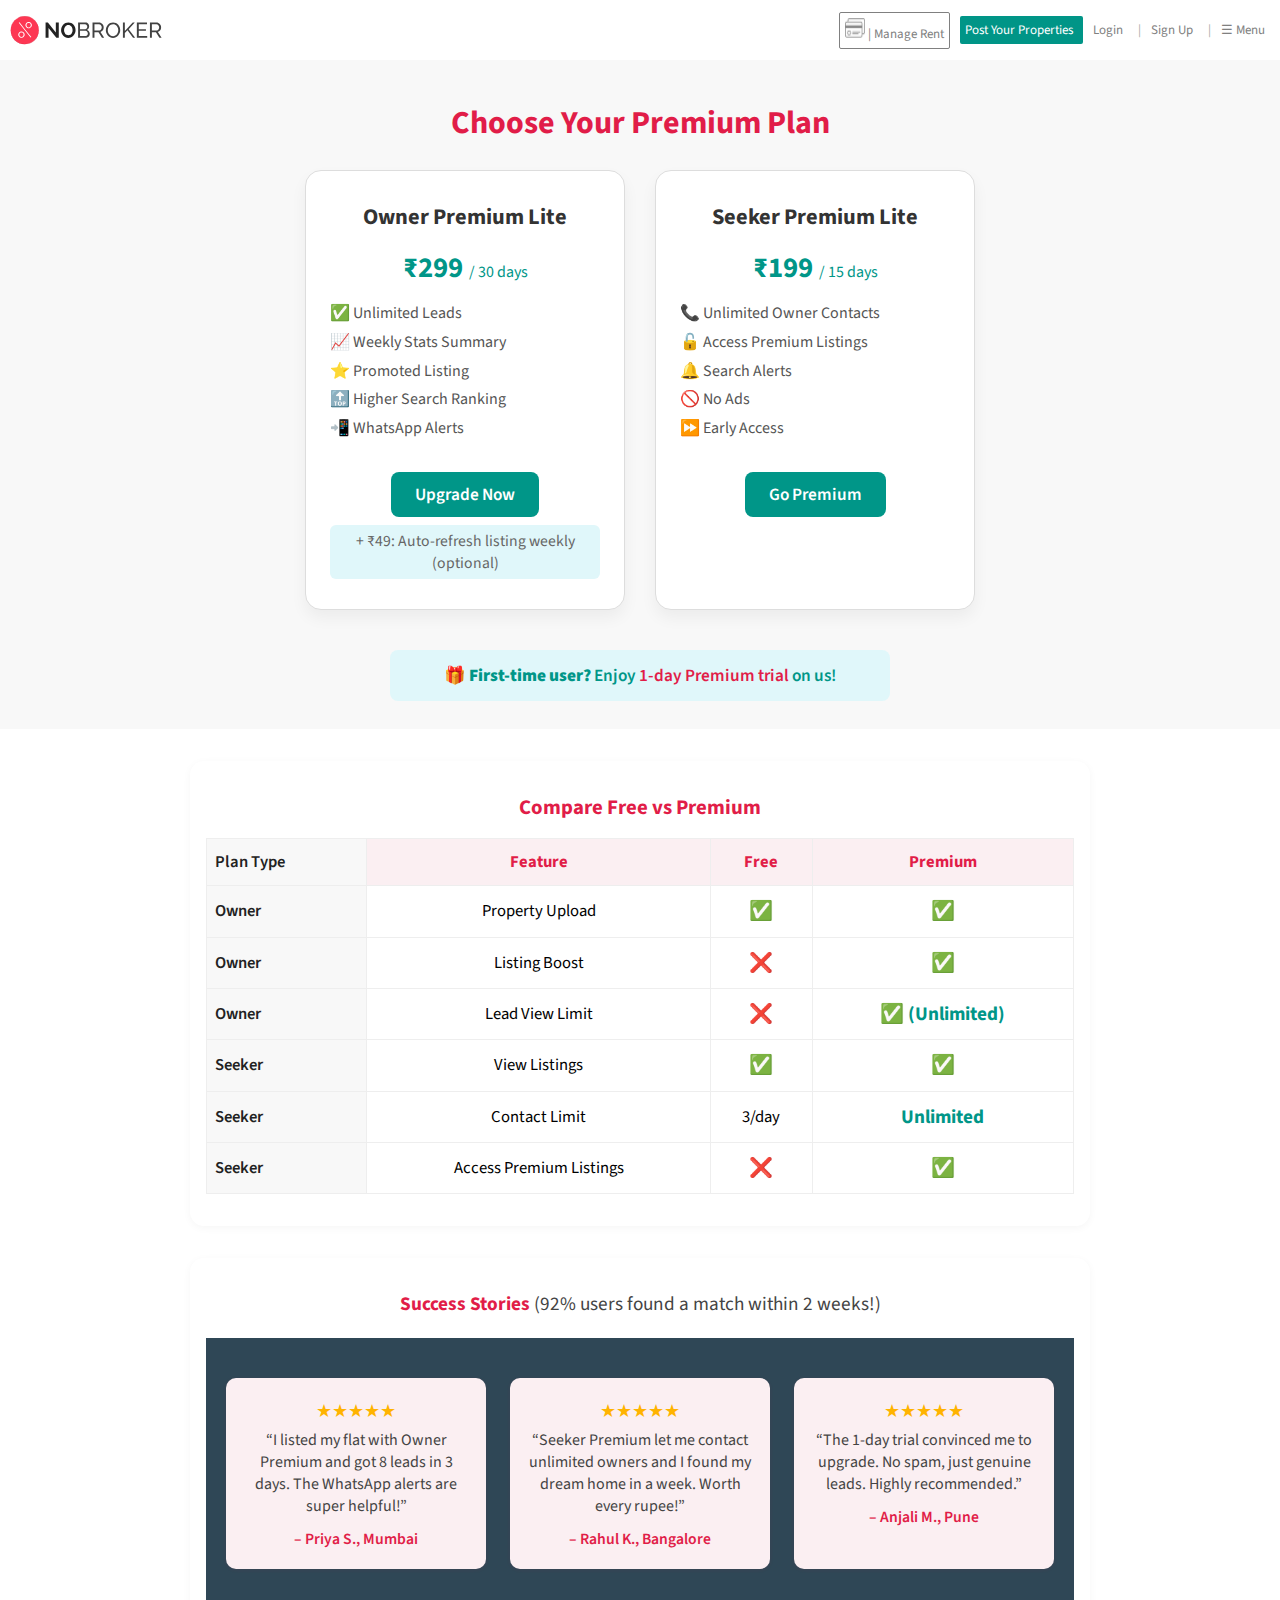
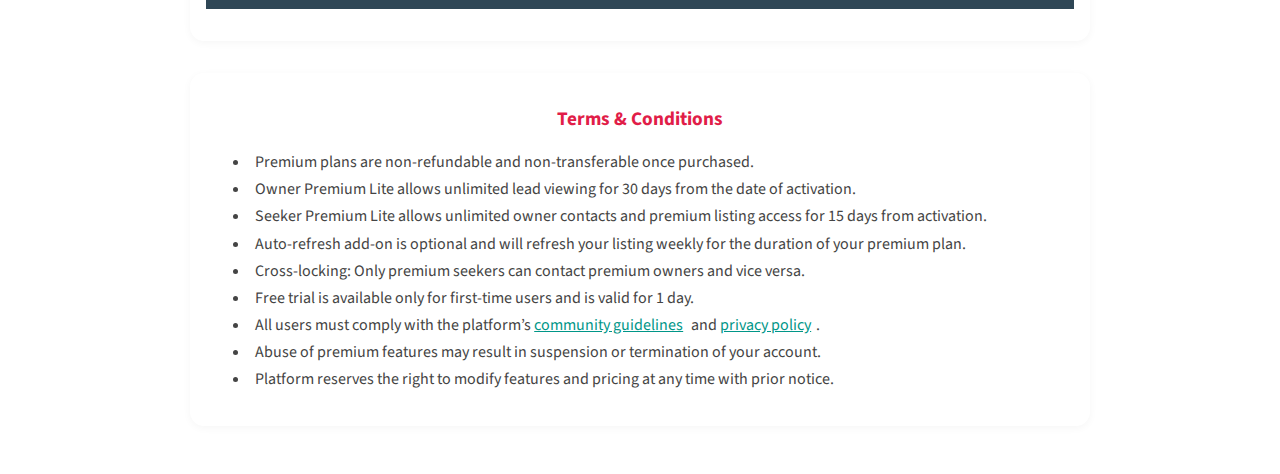
<file: Getpremium.html>
<!DOCTYPE html>
<html lang="en">
<head>
  <meta charset="UTF-8">
  <meta name="viewport" content="width=device-width, initial-scale=1.0">
  <title>Nobroker</title>
   <link href="style.css" rel="stylesheet" type="text/css">
<link href="https://fonts.googleapis.com/css2?family=Delius&family=Source+Sans+3:ital,wght@0,200..900;1,200..900&display=swap" rel="stylesheet">
</head>
<body>
  <header>
       <div class="logo">
      <img src="/asessts/nobroker logo.svg" alt="NoBroker Logo" >
    </div>
    <div class="navbar-right">
      <button class="btn outline"><img src="/asessts/payrent.png"> | Manage Rent</button>
      <button class="btn solid"><a href="Post-properties.html" target="_blank">Post Your Properties</a></button>

    <!-- signup -->
<a id="openLogin">Login</a>
<span class="divider">|</span>
<a id="openSignup">Sign Up</a>

<!-- login modal -->
<div id="loginModal" class="modal">
  <div class="modal-content">
    <span class="close-btn" id="closeLoginModal">&times;</span>
    <h2>Login</h2>
    <label for="loginNumber">Mobile Number:</label>
    <input type="text" id="loginNumber" placeholder="Enter your Mobile Number" class="modal-input" required>
    <button class="modal-btn" id="loginContinue">Continue</button>
    <p class="modal-note">OTP will be sent to your number</p>
  </div>
</div>

<!-- signup modal -->
<div id="signupModal" class="modal">
  <div class="modal-content">
    <span class="close-btn" id="closeSignupModal">&times;</span>
    <h2>Sign Up</h2>
    <label for="Name">Full Name:</label>
    <input type="text" id="Name" placeholder="Enter your Full Name" class="modal-input" required>
    <label for="Email">Email:</label>
    <input type="email" id="Email" placeholder="Enter your Email" class="modal-input" required>
    <label for="Number">Mobile Number:</label>
    <input type="text" id="Number" placeholder="Enter your Mobile Number" class="modal-input" required>
    <button class="modal-btn" id="Create">Create Account</button>
  </div>
</div>

<div id="profileOptions" class="profile-options" style="display:none;">
  <span class="profile-name" id="profileName">User</span>
  <div class="dropdown">
    <div class="dropdown-content">
      <a href="#" id="logoutBtn">Logout</a>
    </div>
  </div>
</div>
<!-- end -->
      <span class="divider">|</span>
      <a>☰ Menu</a>
    </div>
  </header>
  <!-- End of Header -->

  <!-- Premium plan Upgrade section -->


   <section class="pricing-section">
    <h2>Choose Your Premium Plan</h2>
    <div class="pricing-container">
      <!-- Owner Premium -->
      <div class="plan-card" data-plan="owner">
        <h3>Owner Premium Lite</h3>
        <p class="price">₹299 <span style="font-size:1rem;font-weight:400;">/ 30 days</span></p>
        <ul>
          <li>✅ Unlimited Leads</li>
          <li>📈 Weekly Stats Summary</li>
          <li>⭐ Promoted Listing</li>
          <li>🔝 Higher Search Ranking</li>
          <li>📲 WhatsApp Alerts</li>
        </ul>
        <button class="select-btn">Upgrade Now</button>
        <div class="addon">+ ₹49: Auto-refresh listing weekly (optional)</div>
      </div>
      <!-- Seeker Premium -->
      <div class="plan-card" data-plan="seeker">
        <h3>Seeker Premium Lite</h3>
        <p class="price">₹199 <span style="font-size:1rem;font-weight:400;">/ 15 days</span></p>
        <ul>
          <li>📞 Unlimited Owner Contacts</li>
          <li>🔓 Access Premium Listings</li>
          <li>🔔 Search Alerts</li>
          <li>🚫 No Ads</li>
          <li>⏩ Early Access</li>
        </ul>
        <button class="select-btn">Go Premium</button>
      </div>
    </div>
    <div class="trial-banner">
      🎁 <b>First-time user?</b> Enjoy <span style="color:#e11d48;">1-day Premium trial</span> on us!
    </div>
  </section>

   <section class="comparison-section">
    <h3>Compare Free vs Premium</h3>
    <table class="comparison-table">
      <tr>
        <th>Plan Type</th>
        <th>Feature</th>
        <th>Free</th>
        <th>Premium</th>
      </tr>
      <tr>
        <td>Owner</td>
        <td>Property Upload</td>
        <td><span class="tick">✅</span></td>
        <td><span class="tick">✅</span></td>
      </tr>
      <tr>
        <td>Owner</td>
        <td>Listing Boost</td>
        <td><span class="cross">❌</span></td>
        <td><span class="tick">✅</span></td>
      </tr>
      <tr>
        <td>Owner</td>
        <td>Lead View Limit</td>
        <td><span class="cross">❌</span></td>
        <td><span class="tick">✅ (Unlimited)</span></td>
      </tr>
      <tr>
        <td>Seeker</td>
        <td>View Listings</td>
        <td><span class="tick">✅</span></td>
        <td><span class="tick">✅</span></td>
      </tr>
      <tr>
        <td>Seeker</td>
        <td>Contact Limit</td>
        <td>3/day</td>
        <td><span class="tick">Unlimited</span></td>
      </tr>
      <tr>
        <td>Seeker</td>
        <td>Access Premium Listings</td>
        <td><span class="cross">❌</span></td>
        <td><span class="tick">✅</span></td>
      </tr>
    </table>
  </section>
   <section class="testimonial-section">
    <h3>Success Stories <span style="font-weight:400;color:#444;">(92% users found a match within 2 weeks!)</span></h3>
    <div class="testimonials">
      <div class="testimonial">
        <span class="stars">★★★★★</span>
        “I listed my flat with Owner Premium and got 8 leads in 3 days. The WhatsApp alerts are super helpful!”
        <div class="author">– Priya S., Mumbai</div>
      </div>
      <div class="testimonial">
        <span class="stars">★★★★★</span>
        “Seeker Premium let me contact unlimited owners and I found my dream home in a week. Worth every rupee!”
        <div class="author">– Rahul K., Bangalore</div>
      </div>
      <div class="testimonial">
        <span class="stars">★★★★★</span>
        “The 1-day trial convinced me to upgrade. No spam, just genuine leads. Highly recommended.”
        <div class="author">– Anjali M., Pune</div>
      </div>
    </div>
  </section>
  <!-- Terms and Conditions Section -->
  <section class="terms-section">
    <h3>Terms &amp; Conditions</h3>
    <ul class="terms-list">
      <li>Premium plans are non-refundable and non-transferable once purchased.</li>
      <li>Owner Premium Lite allows unlimited lead viewing for 30 days from the date of activation.</li>
      <li>Seeker Premium Lite allows unlimited owner contacts and premium listing access for 15 days from activation.</li>
      <li>Auto-refresh add-on is optional and will refresh your listing weekly for the duration of your premium plan.</li>
      <li>Cross-locking: Only premium seekers can contact premium owners and vice versa.</li>
      <li>Free trial is available only for first-time users and is valid for 1 day.</li>
      <li>All users must comply with the platform’s <a href="#">community guidelines</a> and <a href="#">privacy policy</a>.</li>
      <li>Abuse of premium features may result in suspension or termination of your account.</li>
      <li>Platform reserves the right to modify features and pricing at any time with prior notice.</li>
    </ul>
  </section>
<style>
  * {
  margin: 0;
  padding: 0;
  box-sizing: border-box;
  font-family: "Source Sans 3", sans-serif;
}
header{
  display: flex;
  justify-content: space-between;
  box-shadow: 0px 0px 10px rgba(0,0,0,0.2);
  color: grey;
  font-size: 13px;
  padding: 10px;
}
.navbar {
  display: flex;
  justify-content: space-between;
  align-items: center;
  border-bottom: 1px solid #eee;
  background-color: white;
}

.logo img{
  height:40px;
  display: flex;
  align-items: center;
}

.navbar-right {
  display: flex;
  align-items: center;
  gap: 10px;
}

.btn {
  padding: 5px ;
  font-size: 13px;
  border-radius: 2px;
  cursor: pointer;
  
}
.btn.outline{
border: 1px solid grey;
color:grey;
background-color: white;
align-items: center;
}
.btn.outline a{
text-decoration: none;
color: grey;
}
.btn.outline img{
  height: 20px;
  width: 20px;
}

.btn.solid {
  background-color: #009587;
  border: none;
}
.btn.solid a{
  text-decoration: none;
  color: white;
}

.divider {
  color: #aaa;
}
a{
  margin-right:5px;
}

/* logout */
.profile-options{
display:none;
 position: relative;
  align-items: center;
  gap: 10px;
  display: flex;
}
.profileName{
  display:none; 
  position:absolute;
  cursor: pointer;
  font-weight: 600;
  padding: 6px 12px;
  border-radius: 4px;
  transition: background 0.2s;
}

.profile-name:hover {
  background: #f0f0f0;
}
.dropdown-content {
  display: none;
  position: absolute;
  top: 120%; 
  right: 0;
  background: #fff;
  min-width: 120px;
  box-shadow: 0 4px 16px rgba(0,0,0,0.12);
  border-radius: 6px;
  z-index: 100;
  padding: 8px 0;
}
.dropdown-content a {
  display: block;
  padding: 10px 18px;
  color: #222;
  text-decoration: none;
  font-size: 15px;
  transition: background 0.2s;
  white-space: nowrap;
}

.dropdown-content a:hover {
  background: #f0f0f0;
}
  .pricing-section {
      text-align: center;
      padding: 40px 10px 20px 10px;
      background: #f8f8f8;
    }
    .pricing-section h2 {
      font-size: 2rem;
      margin-bottom: 1.5rem;
      color: #e11d48;
    }
    .pricing-container {
      display: flex;
      justify-content: center;
      flex-wrap: wrap;
      gap: 30px;
      margin-bottom: 2.5rem;
    }
    .plan-card {
      background: #fff;
      border: 1.5px solid #ddd;
      border-radius: 16px;
      padding: 30px 24px;
      width: 320px;
      box-shadow: 0 8px 16px rgba(0,0,0,0.05);
      transition: box-shadow 0.2s, border 0.2s;
      position: relative;
    }
    .plan-card.selected {
      border: 2.5px solid #009688;
      box-shadow: 0 8px 32px rgba(0,150,136,0.10);
    }
    .plan-card h3 {
      font-size: 1.4rem;
      color: #333;
      margin-bottom: 0.7rem;
    }
    .price {
      font-size: 1.8rem;
      color: #009688;
      margin: 15px 0 10px 0;
      font-weight: 700;
    }
    .plan-card ul {
      text-align: left;
      padding-left: 0;
      list-style: none;
      line-height: 1.8;
      color: #555;
      margin-bottom: 1.2rem;
    }
    .select-btn {
      margin-top: 10px;
      background: #009688;
      color: #fff;
      padding: 10px 24px;
      border: none;
      border-radius: 8px;
      cursor: pointer;
      font-size: 1.08rem;
      font-weight: 600;
      transition: background 0.3s;
    }
    .select-btn.selected, .select-btn:hover {
      background: #00796b;
    }
    .addon {
      font-size: 0.98rem;
      color: #666;
      margin-top: 8px;
      background: #e0f7fa;
      border-radius: 6px;
      padding: 5px 10px;
      display: inline-block;
    }
    .comparison-section {
      background: #fff;
      border-radius: 14px;
      max-width: 900px;
      margin: 2rem auto 1.5rem auto;
      box-shadow: 0 2px 8px rgba(0,0,0,0.04);
      padding: 2rem 1rem;
    }
    .comparison-section h3 {
      color: #e11d48;
      margin-bottom: 1rem;
      font-size: 1.3rem;
    }
    .comparison-table {
      width: 100%;
      border-collapse: collapse;
      margin: 0 auto;
      font-size: 1.04rem;
    }
    .comparison-table th, .comparison-table td {
      border: 1px solid #eee;
      padding: 0.7rem 0.5rem;
      text-align: center;
    }
    .comparison-table th {
      background: #fbeff2;
      color: #e11d48;
      font-weight: 700;
    }
    .comparison-table td:first-child, .comparison-table th:first-child {
      text-align: left;
      background: #f8f8f8;
      color: #222;
      font-weight: 600;
    }
    .comparison-table .tick {
      color: #009688;
      font-size: 1.2rem;
      font-weight: bold;
    }
    .comparison-table .cross {
      color: #e11d48;
      font-size: 1.2rem;
      font-weight: bold;
    }
    .testimonial-section {
      max-width: 900px;
      margin: 2rem auto;
      background: #fff;
      border-radius: 14px;
      box-shadow: 0 2px 8px rgba(0,0,0,0.04);
      padding: 2rem 1rem;
      text-align: center;
    }
    .testimonial-section h3 {
      color: #e11d48;
      margin-bottom: 1.2rem;
      font-size: 1.2rem;
    }
    .testimonials {
      display: flex;
      flex-wrap: wrap;
      gap: 1.5rem;
      justify-content: center;
    }
    .testimonial {
      background: #fbeff2;
      border-radius: 10px;
      padding: 1.2rem 1rem;
      width: 260px;
      font-size: 1rem;
      color: #444;
      box-shadow: 0 1px 4px rgba(225,29,72,0.07);
      position: relative;
    }
    .testimonial .stars {
      color: #ffb300;
      font-size: 1.1rem;
      margin-bottom: 0.3rem;
      display: block;
    }
    .testimonial .author {
      margin-top: 0.7rem;
      font-weight: 600;
      color: #e11d48;
      font-size: 0.98rem;
    }
    .trial-banner {
      background: #e0f7fa;
      color: #009688;
      font-weight: 600;
      border-radius: 8px;
      padding: 0.8rem 1.2rem;
      margin: 1.5rem auto 0.5rem auto;
      max-width: 500px;
      font-size: 1.08rem;
      text-align: center;
    }

    .terms-section {
  max-width: 900px;
  margin: 2rem auto 3rem auto;
  background: #fff;
  border-radius: 14px;
  box-shadow: 0 2px 8px rgba(0,0,0,0.04);
  padding: 2rem 1.5rem;
  text-align: left;
}
.terms-section h3 {
  color: #e11d48;
  margin-bottom: 1rem;
  font-size: 1.2rem;
  text-align: center;
}
.terms-list {
  list-style: disc inside;
  color: #444;
  font-size: 1rem;
  line-height: 1.7;
  padding-left: 1.2rem;
}
.terms-list a {
  color: #009688;
  text-decoration: underline;
}

</style>
<script src="script.js"></script>
  </body>
  </html>
</file>
<file: style.css>
* {
  margin: 0;
  padding: 0;
  box-sizing: border-box;
  font-family: "Source Sans 3", sans-serif;
}
header{
  display: flex;
  justify-content: space-between;
  box-shadow: 0px 0px 10px rgba(0,0,0,0.2);
  color: grey;
  font-size: 13px;
  padding: 10px;
}
.navbar {
  display: flex;
  justify-content: space-between;
  align-items: center;
  border-bottom: 1px solid #eee;
  background-color: white;
}

.logo img{
  height:40px;
  display: flex;
  align-items: center;
}

.navbar-right {
  display: flex;
  align-items: center;
  gap: 10px;
}

.btn {
  padding: 5px ;
  font-size: 13px;
  border-radius: 2px;
  cursor: pointer;
  
}
.btn.outline{
border: 1px solid grey;
color:grey;
background-color: white;
align-items: center;
}
.btn.outline a{
text-decoration: none;
color: grey;
}
.btn.outline img{
  height: 20px;
  width: 20px;
}

.btn.solid {
  background-color: #009587;
  border: none;
}
.btn.solid a{
  text-decoration: none;
  color: white;
}

.divider {
  color: #aaa;
}
a{
  margin-right:5px;
}

/* logout */
.profile-options{
display:none;
 position: relative;
  align-items: center;
  gap: 10px;
  display: flex;
}
.profileName{
  display:none; 
  position:absolute;
  cursor: pointer;
  font-weight: 600;
  padding: 6px 12px;
  border-radius: 4px;
  transition: background 0.2s;
}

.profile-name:hover {
  background: #f0f0f0;
}
.dropdown-content {
  display: none;
  position: absolute;
  top: 120%; /* below the username */
  right: 0;
  background: #fff;
  min-width: 120px;
  box-shadow: 0 4px 16px rgba(0,0,0,0.12);
  border-radius: 6px;
  z-index: 100;
  padding: 8px 0;
}
.dropdown-content a {
  display: block;
  padding: 10px 18px;
  color: #222;
  text-decoration: none;
  font-size: 15px;
  transition: background 0.2s;
  white-space: nowrap;
}

.dropdown-content a:hover {
  background: #f0f0f0;
}

.side-menu {
  position: fixed;
  left: -320px;
  top: 0;
  width: 320px;
  height: 100vh;
  background: #fff;
  box-shadow: 2px 0 16px rgba(0,0,0,0.08);
  z-index: 2000;
  transition: left 0.3s;
  padding: 0;
  display: flex;
  flex-direction: column;
}
.side-menu.open { left: 0; }
.side-menu-header {
  display: flex;
  align-items: center;
  padding: 1.2rem 1rem 1rem 1rem;
  border-bottom: 1px solid #eee;
  gap: 1rem;
}
.close-side-menu {
  font-size: 2rem;
  cursor: pointer;
  margin-right: 0.7rem;
}
.profile-section {
  display: flex;
  align-items: center;
  gap: 0.7rem;
}
.profile-avatar {
  font-size: 2.2rem;
  background: #f1f3f6;
  border-radius: 50%;
  width: 48px;
  height: 48px;
  display: flex;
  align-items: center;
  justify-content: center;
}
.profile-info {
  display: flex;
  flex-direction: column;
  gap: 0.2rem;
}
.side-menu-list {
  list-style: none;
  padding: 1rem 0 0 0;
  margin: 0;
}
.side-menu-list li {
  padding: 0.7rem 1.5rem;
}
.side-menu-list li a {
  color: #222;
  text-decoration: none;
  font-size: 1.1rem;
  font-weight: 500;
  display: block;
  transition: background 0.2s;
}
.side-menu-list li a:hover {
  background: #f7f8fa;
  border-radius: 6px;
}
.sidebar-panel {
  padding: 1rem 1.5rem;
  border-top: 1px solid #eee;
  flex: 1;
  overflow-y: auto;
}
#sidebarConnectionsPanel ul {
  list-style: disc inside;
  margin: 0.5rem 0 0 0;
  padding: 0;
}
@media (max-width:600px) {
  .side-menu { width: 95vw; }
}
/* end */
.start{
  padding: 65px;
  font-family: "Source Sans 3", sans-serif;
  font-size: 14px;
}
.first{
  color: grey;
  font-size: 30px;
  text-align: center;
}
.second{
  display:flex;
  font-size: 15px;
  align-items: center;
  margin-top:10px;
  padding: 10px;
  gap: 10px;
  background-color: rgb(255, 244, 228);
  width: fit-content;
  margin-left:620px;
}
.second img{
  height:25px;

}
.line{
  font-size:large;
}

.property-tabs {
  display: flex;
  margin: 2rem auto 1rem;
  background-color: #fff;
  border-radius: 10px;
  width: max-content;
  box-shadow: 0 2px 10px rgba(0, 0, 0, 0.05);
  overflow: hidden;

}

.tab {
  padding: 1rem 2rem;
  cursor: pointer;
  font-weight: 500;
  font-family: "Source Sans 3", sans-serif;
  color: #555;
  border-bottom: 3px solid transparent;
  transition: all 0.3s ease;
}

.tab:hover {
  color: #ff385c;
  border-bottom: 3px solid#ff385c;
  background-color: #ffe6eb;
}

.search-row {
  display: flex;
  justify-content: center;
  padding: 20px;
  margin-bottom: 0;
  
}

.location-select {
  display: flex;
  width: 55%;
  height: 40px;
  border: 1px solid #ccc;
  border-radius: 8px 8px 0 0;
  overflow: hidden;
  background-color: white;
  box-shadow: 0 1px 3px rgba(0, 0, 0, 0.1);
}

.city-select {
  padding: 0 12px;
  border: none;
  border-right: 1px solid #ddd;
  font-size: 16px;
  font-weight: 600;
  color: #222;
  background-color: transparent;
  outline: none;
  width: 160px;
}

.location-input {
  flex: 1;
  padding: 0 16px;
  border: none;
  outline: none;
  font-size: 16px;
  color: #555;
}

.search-btn {
  display: flex;
  align-items: center;
  gap: 8px;
  background-color: #ff385c;
  color: white;
  border: none;
  padding: 0 20px;
  font-size: 16px;
  cursor: pointer;
  border-left: 1px solid #ddd;
}
.search-btn:hover{
  background-color:#ca314d; ;
}
.search-btn a{
  text-decoration: none;
  color: white;
}
.search-btn img {
  height: 16px;
  width: 16px;
}

.combined-filters {
  display: flex;
  align-items: center;
  justify-content: center;
  width: 55%;
  margin: 0 auto 50px;
  padding: 9px 11px;
  border: 1px solid #ccc;
  border-top: none;
  border-radius: 0 0 8px 8px;
  background-color: #fff;
  gap: 16px;
  flex-wrap: wrap;
  font-size: 10px;
}

.property-type {
  display: flex;
  gap: 16px;
}

.property-type label {
  display: flex;
  align-items: center;
  color: #333;
  cursor: pointer;
  gap: 6px;
}

.property-type input[type="radio"] {
  display: none;
}

.custom-radio {
  height: 16px;
  width: 16px;
  border: 2px solid #999;
  border-radius: 50%;
  display: inline-block;
  position: relative;
}

.property-type input[type="radio"]:checked + .custom-radio {
  border-color: #008080;
}

.property-type input[type="radio"]:checked + .custom-radio::after {
  content: "";
  position: absolute;
  top: 3px;
  left: 3px;
  width: 8px;
  height: 8px;
  background-color: #008080;
  border-radius: 50%;
}

.filter-dropdown {
  padding: 8px 12px;
  font-size: 14px;
  border: 1px solid #ccc;
  border-radius: 4px;
  color: #555;
}

.checkbox-label {
  display: flex;
  align-items: center;
  font-size: 14px;
  gap: 8px;
  padding: 8px 12px;
  border: 1px solid #ccc;
  border-radius: 6px;
  color: #444;
}

.checkbox-label input[type="checkbox"] {
  transform: scale(1.2);
}
.property-owner-section {
  text-align: center;
  margin: 30px 0;
}

.divider-text {
  display: flex;
  align-items: center;
  justify-content: center;
  color: #555;
  font-size: 14px;
  margin-bottom: 20px;
}

.divider-text::before,
.divider-text::after {
  content: "";
  flex: 0.1;
  height: 1px;
  background-color: #ccc;
  margin: 0 2px;
}

.ad-button {
  background-color: #009688;
  color: white;
  font-size: 14px;
  padding: 10px 24px;
  border: none;
  border-radius: 4px;
  font-weight: 500;
  transition: background-color 0.3s ease;
}

.ad-button:hover {
  background-color: #00796b;
}

.loan-strip {
  background-color: #344766;
  color: #fff;
  padding: 12px;
  display: flex;
  justify-content: center;
}

.loan-strip-content {
  display: flex;
  align-items: center;
  gap: 16px;
  font-size: 16px;
  width: auto;
  text-align: center;
}

.loan-icon {
  width: 24px;
  height: 24px;
}

.eligibility-btn {
  background-color: #fff;
  color: #344766;
  border: none;
  padding: 6px ;
  border-radius: 4px;
  cursor: pointer;
  font-size: 14px;
  font-weight: 500;
  white-space: nowrap;
  transition: background-color 0.3s ease;
}

.eligibility-btn:hover {
  background-color: #eee;
}
.active-tab {
  color: #ff385c;
  border-bottom: 3px solid #ff385c;
  background-color: #ffe6eb;
}

.services {
  display: flex;
  justify-content: space-around;
  flex-wrap: wrap;
  padding: 40px 20px;
  border-bottom: 1px solid #ccc;
  background-color: #fdfdfd;
}
.services a{
  text-decoration: none;
  color: #555;
}
.service-item {
  text-align: center;
  margin: 20px;
  position: relative;
}

.service-item img {
  height: 64px;
  margin-bottom: 10px;
}

.service-item .badge {
  background-color: #fceac3;
  color: #b57f00;
  font-size: 12px;
  padding: 4px 8px;
  border-radius: 12px;
  position: absolute;
  top: -10px;
  left: 50%;
  transform: translateX(-50%);
}

.sale {
  background-color: #fceac3;
  color: #b57f00;
}

.why {
  padding: 40px 20px;
  background-color: #fafafa;
  text-align: center;
}

.why h2 {
  font-size: 28px;
  color: #555;
  margin-bottom: 30px;
}

.why-items {
  display: flex;
  flex-wrap: wrap;
  justify-content: center;
  gap: 40px;
}

.why-item {
  max-width: 220px;
  text-align: center;
}

.why-item img {
  height: 64px;
  margin-bottom: 10px;
}

.why-item h3 {
  font-size: 18px;
  margin-bottom: 10px;
  color: #444;
}

.why-item p {
  font-size: 14px;
  color: #777;
}


.modal {
  display: none;
  position: fixed;
  z-index: 999;
  left: 0; top: 0;
  width: 100%; height: 100%;
  background-color: rgba(0, 0, 0, 0.6);
}

.modal-content {
  background: white;
  width: 350px;
  margin: 10% auto;
  padding: 20px;
  border-radius: 8px;
  position: relative;
  text-align: center;
}

.close-btn {
  position: absolute;
  right: 10px;
  top: 10px;
  font-size: 20px;
  cursor: pointer;
}

.modal-tabs {
  display: flex;
  justify-content: center;
  margin-bottom: 20px;
}

.modal-tabs .tab {
  padding: 10px 20px;
  cursor: pointer;
  background-color: #eee;
  border: none;
}

.tab.active {
  background-color: #009688;
  color: white;
}

.modal-input {
  width: 90%;
  padding: 10px;
  margin: 10px 0;
  border: 1px solid #ddd;
  border-radius: 4px;
}

.modal-btn {
  background-color: #009688;
  color: white;
  padding: 10px;
  width: 95%;
  border: none;
  border-radius: 4px;
  cursor: pointer;
}

.hidden {
  display: none;
}

section {
  padding: 60px 20px;
  text-align: center;
}

h2 {
  font-size: 26px;
  color: #555;
  margin-bottom: 40px;
}

.builder-plan {
  background: #f5f5f5;
}

.builder-wrapper {
  display: flex;
  flex-wrap: wrap;
  justify-content: center;
  align-items: center;
  gap: 40px;
}

.builder-wrapper img {
  max-width: 200px;
}

.builder-text {
  display: grid;

}

.builder-text p {
  font-size: 16px;
  color: #555;
  margin-bottom: 10px;
}

.enquire-btn {
  background: #ff4d5a;
  color: #fff;
  border: none;
  padding: 10px 20px;
  font-size: 14px;
  border-radius: 2px;
  cursor: pointer;
  margin-bottom: 10px;
}

.enquire-btn:hover {
  background: #e04050;
}

.builder-text small {
  font-size: 13px;
  color: #444;
}

.impact-section {
  padding: 60px 20px;
  background: #fff;
  text-align: center;
}

.impact-heading {
  font-size: 35px;
  color: #555;
  margin-bottom: 40px;
}

.stats {
  display: flex;
  flex-wrap: wrap;
  justify-content: center;
  gap: 40px;
}

.impact-item {
  width: 240px;
  height: 240px;
  border: 2px solid #ff4d5a;
  border-radius: 50%;
  display: flex;
  align-items: center;
  justify-content: center;
  font-size: 32px;
  color: #ff4d5a;
  font-weight: 600;
  margin: auto;
}

.impact-label {
  margin-top: 10px;
  font-size: 24px;
  color: #444;
  margin-bottom: 10px;
}

.video-section {
  background: #2f4756;
  text-align: center;
  color: #fff;
  width: 100%;
}

.video-section h2 {
  font-size: 29px;
  margin-bottom: 30px;
  color: #fff;
}

.video-wrapper iframe {
  max-width: 600px;
  height: 340px;
  border: none;
}
.testimonials{
  background-color: #2f4756;
  padding: 40px 20px;
  text-align: center;;
}

.testimonial-cards {
  display: flex;
  flex-wrap: wrap;
  gap: 50px;
  justify-content: center;
  margin-top: 5px;
}
.testimonial-card {
  background: #fff;
  padding: 30px;
  text-align: left;
  max-width: 400px;
  box-shadow: 0 2px 6px rgba(0,0,0,0.1);
}
.testimonial-card img {
  width: 30px;
  height: 30px;
  border-radius: 50%;
  vertical-align: middle;
  margin-right: 10px;
}
.testimonial-card h4 {
  display: inline-block;
  font-size: 14px;
  margin: 0;
}
.stars {
  color: rgb(255, 234, 0);
  font-size: 14px;
  margin-top: 2px;
}
.testimonial-card h5 {
  font-size: 15px;
  margin: 10px 0 5px;
}
.testimonial-card p {
  font-size: 13px;
  color: #444;
}
.more-testimonials {
  margin-top: 20px;
  display: inline-block;
  font-size: 14px;
  color: #ddd;
  text-decoration: underline;
}.app-download {
  text-align: center;
  padding: 50px 20px;
  background: #fff;
}
.app-download h2 {
  color: #f33;
  font-size: 24px;
}
.app-download p {
  font-size: 16px;
  margin-top: 10px;
}
.app-download div{
  gap: 20px;
}

.app-icons {
  margin-top: 20px;
}
.app-icons img {
  height: 40px;
  margin: 0 10px;
}

.footer-nav {
  display: flex;
  justify-content: space-around;
  background: #f5f5f5;
  padding: 15px 10px;
  flex-wrap: wrap;
  font-size: 15px;
}

.property-links {
  display: flex;
  justify-content: space-around;
  flex-wrap: wrap;
  padding: 30px 20px;
  background: #fff;
}
.property-links h4 {
  margin-bottom: 8px;
  color: #333;
}
.property-links ul {
  list-style: none;
  padding-left: 0;
  font-size: 14px;
}
.property-links li {
  margin-bottom: 4px;
  color: #555;
}

.nobroker-services {
  padding: 40px 20px;
  background: #fafafa;
}
.nobroker-services h3 {
  margin-bottom: 20px;
}
.services-flex {
  display: flex;
  justify-content: space-between;
  flex-wrap: wrap;
  gap: 40px;
}
.nobroker-services h4 {
  margin-bottom: 8px;
}
.nobroker-services ul {
  display: grid;
  grid-template-columns: repeat(4, 1fr);
  list-style: none;
  padding-left: 0;
  font-size: 12px;
  gap: 8px;
}
.nobroker-services li {
  margin-bottom: 4px;
  color: #ffffff;
  background-color: #9f9f9f;
  border-radius: 5px;
  width:auto;
}

.cta-section {
  display: flex;
  justify-content: space-around;
  background: #eee;
  padding: 30px 20px;
  flex-wrap: wrap;
  gap: 30px;
}
.List-Property{
  border-left: 1px solid rgb(81, 81, 81);
}
.List-Property div{
  margin-left: 300px;
  margin-right: 100px;
}
.cta-section div {
  text-align: center;
}
.cta-section button {
  background: #ff4d5a;
  color: #fff;
  border: none;
  padding: 10px 24px;
  font-size: 15px;
  border-radius: 3px;
  cursor: pointer;
  margin-top: 10px;
}
.cta-section button:hover {
  background: #e04050;
}

.main-footer {
  text-align: center;
  padding: 30px 20px;
  background: #f9f9f9;
}
.main-footer nav {
  margin-bottom: 20px;
  font-size: 15px;
}
.main-footer a {
  color: #009688;
  text-decoration: none;
  margin: 0 4px;
}
.main-footer a:hover {
  text-decoration: underline;
}
.footer-app-icons {
  margin-bottom: 10px;
  gap: 20px;
}
.footer-app-icons img {
  height: 50px;
  margin: 0 5px;
}
.main-footer small {
  color: #888;
}


/* post your property */
.property-post-section{
  max-width: 1200px;
  margin:30px auto;
  padding: 0 10px;
}
.property-post-section h1{
  text-align: center;
  font-size:2.2rem;
  margin-bottom:30px;
  font-weight:600;
}
.property-post-container {
  display: flex;
  background: #fff;
  border-radius: 8px;
  box-shadow: 0 2px 16px rgba(0,0,0,0.07);
  overflow: hidden;
  min-height: 420px;
}
.property-post-info {
  flex: 1;
  background: #f7f7f7;
  padding: 36px 32px;
  min-width: 270px;
  display: flex;
  flex-direction: column;
  justify-content: flex-start;
}
.property-post-info h3{
  font-size: 1.2rem;
  margin-bottom: 18px;
  color:#222;
}
.property-post-info ul{
  list-style:none;
  padding: 0;
  margin-bottom:30px;
}
.property-post-info li{
  display: flex;
  align-items: center;
  font-size: 1rem;
  color: #444;
  margin-bottom: 14px;
  gap: 10px;  
}
.property-post-info li img{
  height:28px;
  width:28px;
}
.property-post-info .testimonial{
  background: White;
  border-radius: 8px;
  padding: 18px 16px;
  margin-top:18px;
  font-size: 15px;
  color: #444;
  box-shadow: 0 1px 6px rgba(0,0,0,0.04)
}
.property-post-info .testimonial strong {
  display: block;
  margin-bottom: 8px;
  color: #222;
  font-size: 1rem;
}
.property-post-info .testimonial span {
  display: block;
  margin-top: 10px;
  color: #888;
  font-size: 14px;
}

.property-post-form {
  flex: 2;
  padding: 36px 32px;
  display: flex;
  flex-direction: column;
  justify-content: flex-start;
  background: #fff;
}
.form-row {
  display: flex;
  gap: 18px;
  margin-bottom: 16px;
}
.form-row input,
.form-row select {
  flex: 1;
  padding: 12px 10px;
  border: 1px solid #ccc;
  border-radius: 5px;
  font-size: 15px;
  background: #fafafa;
}
.phone-input {
  display: flex;
  align-items: center;
  gap: 6px;
  flex: 1;
}
.phone-input .flag {
  background: #f5f5f5;
  border: 1px solid #ddd;
  border-radius: 4px 0 0 4px;
  padding: 8px 10px;
  font-size: 15px;
  color: #444;
}
.phone-input input{
  border-radius:0 4px 4px 0;
  border-left:none;
  flex: 1;
}
.whatsapp-row{
  margin-bottom:18px;
  font-size:15px;
  color: #222;
}
.whatsapp-row label{
  display:flex;
  align-items: center;
  gap: 6px;
}
.property-type-tabs{
  display:flex;
  gap:12px;
  margin-bottom:18px;
}
.property-type-tabs button {
  flex: 1;
  padding: 12px 0;
  border: none;
  background: #f5f5f5;
  color: #444;
  font-size: 16px;
  border-radius: 6px 6px 0 0;
  cursor: pointer;
  font-weight: 500;
  position: relative;
  transition: background 0.2s;
}

.property-type-tabs button:hover {
  background: #009688;
  color: #fff;
}
.new-badge {
  background: #ff4d5a;
  color: #fff;
  font-size: 11px;
  border-radius: 8px;
  padding: 2px 7px;
  margin-left: 6px;
  vertical-align: middle;
}
.ad-type-row {
  margin-bottom: 18px;
}
.ad-type-row span {
  display: block;
  margin-bottom: 8px;
  color: #444;
  font-size: 15px;
  font-weight: 500;
}
.ad-type-tabs {
  display: flex;
  gap: 10px;
}
.ad-type-tabs button {
  flex: 1;
  padding: 10px 0;
  border: none;
  background: #f5f5f5;
  color: #444;
  font-size: 15px;
  border-radius: 4px;
  cursor: pointer;
  font-weight: 500;
  transition: background 0.2s;
}

.ad-type-tabs button:hover {
  background: #ff4d5a;
  color: #fff;
}
.post-btn {
  background: #ff4d5a;
  border: none;
  padding: 16px 0;
  font-size: 18px;
  border-radius: 6px;
  cursor: pointer;
  margin-top: 18px;
  font-weight: 600;
  transition: background 0.2s;
}
.post-btn a{
  text-decoration: none;
  color: #fff;
}
.post-btn:hover {
  background: #d13c4b;
}

/* How it Works Section */
.how-it-works-section {
  background: #fff;
  padding: 50px 0 0 0;
  margin: 0 auto 40px auto;
  max-width: 1200px;
}

.how-it-works-features {
  display: flex;
  justify-content: space-around;
  align-items: flex-start;
  gap: 40px;
  margin-bottom: 40px;
  flex-wrap: wrap;
}

.how-it-works-features .feature {
  flex: 1 1 220px;
  text-align: center;
  padding: 0 10px;
}

.how-it-works-features .feature img {
  height: 54px;
  margin-bottom: 12px;
}

.how-it-works-features .feature h4 {
  font-size: 20px;
  margin-bottom: 8px;
  color: #444;
}

.how-it-works-features .feature p {
  font-size: 15px;
  color: #666;
}

.how-it-works-title {
  text-align: center;
  font-size: 26px;
  color: #444;
  font-weight: 700;
  margin-bottom: 30px;
}

.how-it-works-steps {
  background: #f7f7f7;
  border-radius: 12px;
  padding: 40px 20px;
  display: flex;
  justify-content: space-around;
  gap: 40px;
  flex-wrap: wrap;
}

.how-it-works-steps .step {
  flex: 1 1 260px;
  text-align: center;
  padding: 0 10px;
}

.how-it-works-steps .step img {
  height: 120px;
  margin-bottom: 18px;
  border-radius: 8px;
  object-fit: cover;
}

.how-it-works-steps .step h4 {
  font-size: 19px;
  margin-bottom: 10px;
  color: #444;
  font-weight: 600;
}

.how-it-works-steps .step p {
  font-size: 15px;
  color: #666;
}

/* Rent or Sell Property Online Section */
.rent-sell-section {
  max-width: 1200px;
  margin: 40px auto;
  padding: 0 10px;
}
.rent-sell-section h2 {
  font-size: 24px;
  color: #333;
  margin-bottom: 18px;
}
.rent-sell-section p {
  font-size: 15px;
  color: #444;
  margin-bottom: 10px;
}
.features-table {
  width: 100%;
  border-collapse: collapse;
  margin-top: 20px;
  font-size: 15px;
}
.features-table th, .features-table td {
  border: 1px solid #ccc;
  padding: 10px 12px;
  text-align: left;
}
.features-table th {
  background: #f5f5f5;
  color: #222;
}

/* Types of Property Listings Section */
.property-types-section {
  max-width: 1200px;
  margin: 40px auto;
  padding: 0 10px;
}
.property-types-section h2 {
  font-size: 22px;
  color: #333;
  margin-bottom: 18px;
}
.property-type-block {
  margin-bottom: 24px;
}
.property-type-block h3 {
  font-size: 18px;
  color: #222;
  margin-bottom: 8px;
}
.property-type-block ul {
  margin-left: 20px;
  margin-bottom: 10px;
}
.property-type-block li {
  font-size: 15px;
  color: #444;
  margin-bottom: 4px;
}

/* FAQ Section */
.faq-section {
  max-width: 1200px;
  margin: 40px auto 60px auto;
  padding: 0 10px;
}
.faq-section h2 {
  font-size: 22px;
  color: #333;
  margin-bottom: 18px;
}
.faq-section p {
  font-size: 15px;
  color: #444;
  margin-bottom: 10px;
}
.faq-list {
  margin-top: 20px;
}
.faq-item {
  border-bottom: 1px solid #ccc;
}
.faq-question {
  width: 100%;
  background: none;
  border: none;
  text-align: left;
  font-size: 16px;
  color: #009688;
  padding: 16px 0;
  cursor: pointer;
  display: flex;
  justify-content: space-between;
  align-items: center;
}
.faq-plus {
  font-size: 22px;
  color: #888;
  margin-left: 10px;
}
.faq-answer {
  display: none;
  font-size: 15px;
  color: #444;
  padding: 0 0 16px 0;
}
.faq-item.open .faq-answer {
  display: block;
}
.faq-item.open .faq-plus {
  transform: rotate(45deg);
  color: #ff4d5a;
}

/* Property details  */
.property-details-section{
   display:none;
}
.progress-bar {
  width:0%; ;
}

.property-details-section {
  display: flex;
  gap: 0;
  background: #fff;
  min-height: 600px;
  margin: 0 auto 40px auto;
  max-width: 1200px;
  border-radius: 8px;
  box-shadow: 0 2px 16px rgba(0,0,0,0.07);
  overflow: hidden;
}
.property-sidebar {
  width: 180px;
  background: #f7f7f7;
  padding: 0;
  border-right: 1px solid #eee;
}
.property-sidebar ul {
  list-style: none;
  padding: 0;
  margin: 0;
}
.property-sidebar li {
  padding: 22px 18px;
  border-left: 4px solid transparent;
  color: #444;
  font-size: 16px;
  display: flex;
  align-items: center;
  gap: 12px;
  cursor: pointer;
}
.property-sidebar li.active {
  border-left: 4px solid #009688;
  background: #fff;
  font-weight: 600;
  color: #009688;
}
.property-sidebar li img {
  width: 24px;
  height: 24px;
}
.property-details-main {
  flex: 1 1 0;
  padding: 36px 32px;
  background: #fff;
}
.property-details-header {
  display: flex;
  align-items: center;
  justify-content: space-between;
  margin-bottom: 24px;
}
.property-details-header h2 {
  font-size: 22px;
  color: #009688;
  font-weight: 700;
}
.preview-btn {
  background: #ff4d5a;
  color: #fff;
  border: none;
  padding: 8px 18px;
  border-radius: 4px;
  font-size: 15px;
  cursor: pointer;
}
.property-details-form {
  margin-top: 10px;
}
.form-grid {
  display: grid;
  grid-template-columns: repeat(4, 1fr);
  gap: 18px 16px;
  margin-bottom: 24px;
}
.form-grid label {
  font-size: 15px;
  color: #444;
  margin-bottom: 6px;
  display: block;
}
.form-grid select,
.form-grid input[type="text"] {
  width: 100%;
  padding: 10px 8px;
  border: 1px solid #ccc;
  border-radius: 4px;
  font-size: 15px;
  background: #fafafa;
}

.interested-btn {
  background: #fff;
  color: #009688;
  border: 1px solid #009688;
  border-radius: 4px;
  padding: 8px 18px;
  font-size: 15px;
  cursor: pointer;
}
.save-btn {
  background: #ff4d5a;
  color: #fff;
  border: none;
  padding: 14px 0;
  width: 200px;
  border-radius: 6px;
  font-size: 17px;
  font-weight: 600;
  cursor: pointer;
  display: block;
  margin: 0 auto;
}

/* to post the property */
.property-post-section {
  max-width: 1200px;
  margin: 40px auto;
  padding: 0 10px;
}

.multi-step-form {
  display: flex;
  background: #fff;
  border-radius: 10px;
  box-shadow: 0 2px 16px rgba(0,0,0,0.07);
  overflow: hidden;
  min-height: 600px;
}

/* Sidebar Steps */
.form-sidebar {
  width: 220px;
  background: #f7f7f7;
  border-right: 1px solid #eee;
  display: flex;
  flex-direction: column;
  padding: 0;
}
.form-sidebar ul {
  list-style: none;
  margin: 0;
  padding: 0;
}
.form-sidebar li {
  padding: 24px 20px;
  font-size: 17px;
  color: #444;
  border-left: 4px solid transparent;
  cursor: pointer;
  display: flex;
  align-items: center;
  gap: 10px;
  transition: background 0.2s, border-color 0.2s;
}
.form-sidebar li.active {
  background: #fff;
  color: #009688;
  border-left: 4px solid #009688;
  font-weight: 600;
}
.form-sidebar li.completed {
  color: #00bfa5;
}
.form-sidebar li:not(.active):hover {
  background: #f0f0f0;
}

/* Main Form Card */
.form-main {
  flex: 1 1 0;
  padding: 40px 48px;
  background: #fff;
  display: flex;
  flex-direction: column;
  justify-content: flex-start;
}

/* Form Headings */
.form-main h3,
.step-title {
  color: #009688;
  font-size: 22px;
  font-weight: 700;
  margin-bottom: 30px;
  text-align: left;
}

/* Form Grid */
.form-grid {
  display: grid;
  grid-template-columns: repeat(2, 1fr);
  gap: 22px 24px;
  margin-bottom: 24px;
}
.form-grid label {
  font-size: 15px;
  color: #444;
  margin-bottom: 6px;
  display: block;
  text-align: left;
}
.form-grid select,
.form-grid input[type="text"],
.form-grid input[type="number"],
.form-grid input[type="date"],
.form-grid textarea {
  width: 100%;
  padding: 12px 10px;
  border: 1px solid #ccc;
  border-radius: 5px;
  font-size: 15px;
  background: #fafafa;
  margin-top: 6px;
  resize: vertical;
}
.form-grid textarea {
  min-height: 60px;
  max-height: 180px;
}

/* Full width for some fields */
.full-width { grid-column: 1 / 3; }

/* Input groups for currency etc */
.input-group { display: flex; align-items: center; }
.input-prefix, .input-suffix {
  background: #f7f7f7;
  border: 1px solid #ccc;
  border-radius: 5px 0 0 5px;
  padding: 10px 12px;
  color: #444;
}
.input-suffix {
  border-radius: 0 5px 5px 0;
  border-left: none;
  margin-left: 8px;
}

/* Radio and Checkbox Groups */
.radio-group, .checkbox-group {
  display: flex;
  gap: 18px;
  flex-wrap: wrap;
  margin-top: 6px;
}
.radio-group label,
.checkbox-group label {
  font-size: 15px;
  color: #444;
  display: flex;
  align-items: center;
  gap: 6px;
}

/* Use Location */
.use-location {
  color: #009688;
  font-size: 13px;
  cursor: pointer;
  display: inline-block;
  margin-top: 4px;
}

/* Map Section */
.map-section { margin: 18px 0 24px 0; }
.map-title {
  font-size: 15px;
  color: #888;
  margin-bottom: 6px;
  display: flex;
  align-items: center;
  gap: 6px;
}
.map-title b { color: #444; }
.map-desc {
  font-size: 13px;
  color: #888;
  margin-bottom: 10px;
}
.map-embed {
  border-radius: 10px;
  overflow: hidden;
  border: 1px solid #eee;
  margin-bottom: 10px;
}
.map-embed iframe {
  width: 100%;
  min-height: 260px;
  border: none;
  border-radius: 10px;
}

/* Help Strip */
.help-strip {
  background: #ffe9c7;
  color: #a67c00;
  padding: 16px 18px;
  border-radius: 6px;
  display: flex;
  align-items: center;
  gap: 18px;
  margin-bottom: 24px;
  font-size: 15px;
  justify-content: space-between;
}
.interested-btn {
  background: #fff;
  color: #009688;
  border: 1px solid #009688;
  border-radius: 4px;
  padding: 8px 18px;
  font-size: 15px;
  cursor: pointer;
}

/* Form Actions (Back, Save & Continue) */
.form-actions {
  display: flex;
  justify-content: flex-end;
  gap: 16px;
  margin-top: 10px;
}
.save-btn {
  background: #ff5a5f;
  color: #fff;
  border: none;
  padding: 14px 0;
  width: 220px;
  border-radius: 6px;
  font-size: 17px;
  font-weight: 600;
  cursor: pointer;
  display: block;
  transition: background 0.2s;
}
.save-btn:hover {
  background: #d13c4b;
}
.back-btn {
  background: #888 !important;
  color: #fff !important;
}

.step-title {
  color: #00bfa5;
  font-size: 18px;
  margin-bottom: 24px;
}
.step-form input{ 
  align-items: center;
}
/* end */

/* Get Premium Pricing Section */
.pricing-section {
      text-align: center;
      padding: 40px 10px 20px 10px;
      background: #f8f8f8;
    }
    .pricing-section h2 {
      font-size: 2rem;
      margin-bottom: 1.5rem;
      color: #e11d48;
    }
    .pricing-container {
      display: flex;
      justify-content: center;
      flex-wrap: wrap;
      gap: 30px;
      margin-bottom: 2.5rem;
    }
    .plan-card {
      background: #fff;
      border: 1.5px solid #ddd;
      border-radius: 16px;
      padding: 30px 24px;
      width: 320px;
      box-shadow: 0 8px 16px rgba(0,0,0,0.05);
      transition: box-shadow 0.2s, border 0.2s;
      position: relative;
    }
    .plan-card.selected {
      border: 2.5px solid #009688;
      box-shadow: 0 8px 32px rgba(0,150,136,0.10);
    }
    .plan-card h3 {
      font-size: 1.4rem;
      color: #333;
      margin-bottom: 0.7rem;
    }
    .price {
      font-size: 1.8rem;
      color: #009688;
      margin: 15px 0 10px 0;
      font-weight: 700;
    }
    .plan-card ul {
      text-align: left;
      padding-left: 0;
      list-style: none;
      line-height: 1.8;
      color: #555;
      margin-bottom: 1.2rem;
    }
    .select-btn {
      margin-top: 10px;
      background: #009688;
      color: #fff;
      padding: 10px 24px;
      border: none;
      border-radius: 8px;
      cursor: pointer;
      font-size: 1.08rem;
      font-weight: 600;
      transition: background 0.3s;
    }
    .select-btn.selected, .select-btn:hover {
      background: #00796b;
    }
    .addon {
      font-size: 0.98rem;
      color: #666;
      margin-top: 8px;
      background: #e0f7fa;
      border-radius: 6px;
      padding: 5px 10px;
      display: inline-block;
    }
    .comparison-section {
      background: #fff;
      border-radius: 14px;
      max-width: 900px;
      margin: 2rem auto 1.5rem auto;
      box-shadow: 0 2px 8px rgba(0,0,0,0.04);
      padding: 2rem 1rem;
    }
    .comparison-section h3 {
      color: #e11d48;
      margin-bottom: 1rem;
      font-size: 1.3rem;
    }
    .comparison-table {
      width: 100%;
      border-collapse: collapse;
      margin: 0 auto;
      font-size: 1.04rem;
    }
    .comparison-table th, .comparison-table td {
      border: 1px solid #eee;
      padding: 0.7rem 0.5rem;
      text-align: center;
    }
    .comparison-table th {
      background: #fbeff2;
      color: #e11d48;
      font-weight: 700;
    }
    .comparison-table td:first-child, .comparison-table th:first-child {
      text-align: left;
      background: #f8f8f8;
      color: #222;
      font-weight: 600;
    }
    .comparison-table .tick {
      color: #009688;
      font-size: 1.2rem;
      font-weight: bold;
    }
    .comparison-table .cross {
      color: #e11d48;
      font-size: 1.2rem;
      font-weight: bold;
    }
    .testimonial-section {
      max-width: 900px;
      margin: 2rem auto;
      background: #fff;
      border-radius: 14px;
      box-shadow: 0 2px 8px rgba(0,0,0,0.04);
      padding: 2rem 1rem;
      text-align: center;
    }
    .testimonial-section h3 {
      color: #e11d48;
      margin-bottom: 1.2rem;
      font-size: 1.2rem;
    }
    .testimonials {
      display: flex;
      flex-wrap: wrap;
      gap: 1.5rem;
      justify-content: center;
    }
    .testimonial {
      background: #fbeff2;
      border-radius: 10px;
      padding: 1.2rem 1rem;
      width: 260px;
      font-size: 1rem;
      color: #444;
      box-shadow: 0 1px 4px rgba(225,29,72,0.07);
      position: relative;
    }
    .testimonial .stars {
      color: #ffb300;
      font-size: 1.1rem;
      margin-bottom: 0.3rem;
      display: block;
    }
    .testimonial .author {
      margin-top: 0.7rem;
      font-weight: 600;
      color: #e11d48;
      font-size: 0.98rem;
    }
    .trial-banner {
      background: #e0f7fa;
      color: #009688;
      font-weight: 600;
      border-radius: 8px;
      padding: 0.8rem 1.2rem;
      margin: 1.5rem auto 0.5rem auto;
      max-width: 500px;
      font-size: 1.08rem;
      text-align: center;
    }

    .terms-section {
  max-width: 900px;
  margin: 2rem auto 3rem auto;
  background: #fff;
  border-radius: 14px;
  box-shadow: 0 2px 8px rgba(0,0,0,0.04);
  padding: 2rem 1.5rem;
  text-align: left;
}
.terms-section h3 {
  color: #e11d48;
  margin-bottom: 1rem;
  font-size: 1.2rem;
  text-align: center;
}
.terms-list {
  list-style: disc inside;
  color: #444;
  font-size: 1rem;
  line-height: 1.7;
  padding-left: 1.2rem;
}
.terms-list a {
  color: #009688;
  text-decoration: underline;
}

/* Search results */
  
    .sticky-filters {
      position: sticky; 
      top: 0; 
      z-index: 10; 
      background: #fff; 
      box-shadow: 0 2px 8px rgba(0,0,0,0.04);
      padding: 1rem 2rem; 
      display: flex; 
      flex-wrap: wrap; 
      gap: 1rem; 
      align-items: center;
    }
    .sticky-filters select, .sticky-filters input, .sticky-filters button {
      padding: 0.5rem 1rem; 
      border-radius: 6px; 
      border: 1px solid #ddd; 
      font-size: 1rem;
    }
    .sticky-filters .advanced-filters { 
      display: flex; 
      gap: 0.7rem; 
    }
    .sticky-filters label { 
      font-weight: 500; 
      margin-right: 0.5rem; 
    }
    .sticky-filters .premium-toggle {
      background: #ffe082; 
      color: #bfa100; 
      border: none; 
      font-weight: 700; 
      cursor: pointer;
      padding: 0.5rem 1.2rem; 
      border-radius: 6px;
    }
    .property-list { 
      display: grid; 
      grid-template-columns: repeat(2, 1fr);
      gap: 2rem; 
      margin: 2rem auto; 
      max-width: 1200px; 
} 
    .property-card {
      background: #fff; 
      border-radius: 14px; 
      box-shadow: 0 2px 12px rgba(0,0,0,0.06);
      overflow: hidden; 
      position: relative; 
      transition: box-shadow 0.2s, transform 0.2s;
      display: flex; 
      flex-direction: column;
      animation: fadeIn 0.7s;
    }
    @keyframes fadeIn { 
      from 
      { 
        opacity: 0; 
        transform: 
        translateY(20px);
      } to 
      { 
        opacity: 1; 
        transform: none; 
      } 
    }
    .property-card.premium::before {
      content: "Premium"; 
      position: absolute; 
      top: 0; 
      left: 0; 
      background: linear-gradient(90deg,#ffd700,#ffe082);
      color: #bfa100; 
      font-weight: 700; 
      padding: 0.3rem 1.2rem; 
      border-radius: 0 0 12px 0; 
      font-size: 1rem;
      box-shadow: 0 2px 8px rgba(191,161,0,0.08);
    }
    .carousel { 
      width: 100%; 
      height: 180px; 
      background: #eee; 
      display: flex; 
      align-items: center; 
      justify-content: center; 
      position: relative; 
    }
    .property-card
    .carousel img { 
      width: 100%; 
      height: 180px; 
      object-fit: cover; 
      display: block;
    }
    .property-details { 
      padding: 1.2rem 1.2rem 0.7rem 1.2rem; 
      flex: 1; 
      display: flex; 
      flex-direction: column; 
    }
    .property-title { 
      font-size: 1.15rem; 
      font-weight: 700; 
      margin-bottom: 0.3rem; 
    }
    .property-meta { 
      color: #666; 
      font-size: 0.98rem; 
      margin-bottom: 0.5rem; 
    }
    .owner-row { 
      display: flex; 
      align-items: center; 
      gap: 0.5rem; 
      margin-bottom: 0.3rem; 
    }
    .owner-row .verified { 
      color: #009688; 
      font-size: 1.1em; 
    }
    .owner-row .premium-badge { 
      background: #ffe082; 
      color: #bfa100; 
      font-size: 0.9em; 
      border-radius: 4px; 
      padding: 0 0.5em; 
      margin-left: 0.3em; 
    }
    .views-row { 
      color: #888; 
      font-size: 0.95rem; 
      margin-bottom: 0.3rem; 
    }
    .property-price { 
      font-size: 1.2rem; 
      font-weight: 700; 
      color: #e11d48; 
      margin-bottom: 0.7rem; 
    }
    .property-actions { 
      display: flex; 
      gap: 0.7rem; 
      margin-top: auto; 
    }
    .property-actions button, .property-actions a {
      background: #f1f3f6; 
      border: none; 
      border-radius: 6px; 
      padding: 0.5rem 1.1rem; 
      font-size: 1rem; 
      cursor: pointer; 
      color: #e11d48; 
      font-weight: 600; 
      text-decoration: none; 
      transition: background 0.2s, color 0.2s;
    }
    .property-actions button.primary { 
      background: #e11d48; 
      color: #fff; 
    }
    .property-actions .map-link { 
      color: #009688; 
    }
    .property-actions .share-link { 
      color: #444; 
    }
    .property-actions .save-link {
       color: #009688; 
    }
    .property-actions button.primary:active { 
      background: #b71c3a; 
    }
    .property-card:hover {
       box-shadow: 0 6px 24px rgba(225,29,72,0.13); 
       transform: translateY(-2px) scale(1.01);
    }
    .stats-panel {
      position: fixed; 
      z-index:20;
      top: 90px; 
      right: 30px; 
      background: #fff; 
      border-radius: 12px; 
      box-shadow: 0 2px 12px rgba(0,0,0,0.07);
      padding: 1.2rem 1.5rem; 
      min-width: 260px; 
      font-size: 1rem;
    }
    .stats-panel h4 { 
      margin: 0 0 0.7rem 0; 
      color: #009688; 
      font-size: 1.1rem; }
    .stats-panel ul { 
      list-style: none; 
      padding: 0; 
      margin: 0; 
    }
    .stats-panel li { 
      margin-bottom: 0.5rem; 
    }
    .suggestions-section {
      max-width: 1200px; 
      margin: 2rem auto 0 auto; 
      background: #fff; 
      border-radius: 12px;
      box-shadow: 0 2px 8px rgba(0,0,0,0.04); 
      padding: 1.5rem 1rem;
    }
    .suggestions-section h4 { 
      margin: 0 0 1rem 0; 
      color: #e11d48; 
    }
    .suggestion-list { 
      display: flex; 
      flex-wrap: wrap; 
      gap: 1.2rem; 
    }
    .suggestion-card {
      background: #fbeff2; 
      border-radius: 8px; 
      padding: 1rem 1.2rem; 
      color: #444; 
      font-size: 1rem; 
      min-width: 220px;
      box-shadow: 0 1px 4px rgba(225,29,72,0.07);
    }
 

    .trendbtn{
      background:#009688;
      color:#fff;
      border:none;
      padding:0.6rem 1.2rem;
      border-radius:6px;
      font-weight:600;
      cursor:pointer;
      margin-left:1rem;
    }

/* Responsive Design for both tablet and mobile  */
/* Search file  */
/* Tablet  */
@media (max-width: 900px) {
  .property-list {
    grid-template-columns: 1fr;
    gap: 1.2rem;
    padding: 0 0.5rem;
  }
  .sticky-filters {
    flex-direction: column;
    align-items: stretch;
    padding: 0.7rem 0.7rem;
    gap: 0.7rem;
  }
  .suggestion-list {
    flex-direction: column;
    gap: 0.7rem;
  }
  .stats-panel {
    position: static;
    margin: 1rem auto;
    min-width: 0;
    width: 100%;
  }
}
/* Mobile */
@media (max-width: 600px) {
  .sticky-filters {
    flex-direction: column;
    align-items: stretch;
    gap: 0.5rem;
    padding: 0.5rem 0.2rem;
  }
  .property-list {
    grid-template-columns: 1fr;
    gap: 0.7rem;
    padding: 0 0.1rem;
    margin: 1rem auto;
    max-width: 100vw;
  }

  .property-card {
    min-width: 0;
    border-radius: 8px;
    box-shadow: 0 1px 4px rgba(0,0,0,0.07);
    margin-bottom: 0.7rem;
  }
  .property-card img,
  .carousel img {
    height: 140px;
  }
  .property-details {
    padding: 0.8rem 0.7rem 0.5rem 0.7rem;
  }
  .property-title {
    font-size: 1rem;
  }
  .property-meta,
  .views-row,
  .owner-row {
    font-size: 0.93rem;
  }
  .property-actions {
    flex-wrap: wrap;
    gap: 0.4rem;
    font-size: 0.95rem;
  }
  .suggestions-section {
    padding: 1rem 0.2rem;
    margin: 1rem auto 0 auto;
  }
  .suggestion-card {
    min-width: 0;
    font-size: 0.97rem;
    padding: 0.7rem 0.7rem;
  }
}
/* Get Premium file */
/* Tablet (≤900px) */
@media (max-width: 900px) {
  .pricing-container,
  .testimonials {
    flex-direction: column;
    align-items: center;
  }
  .plan-card,
  .testimonial {
    width: 95% !important;
    min-width: 220px;
    margin: 0 auto;
  }
  .comparison-section,
  .testimonial-section {
    padding: 1rem 0.2rem;
    max-width: 100vw;
  }
}

/* Mobile (≤600px) */
@media (max-width: 600px) {
  .plan-card,
  .testimonial {
    width: 100% !important;
    min-width: 0;
    padding: 18px 8px;
  }
  .comparison-section,
  .testimonial-section,
  .terms-section {
    padding: 1rem 0.2rem;
    max-width: 100vw;
  }
  .trial-banner {
    padding: 0.5rem 0.3rem;
    font-size: 0.97rem;
  }
}

/* General layouts */
/* Tablet (≤900px) */
@media (max-width: 900px) {
  .services-flex,
  .why-items,
  .builder-wrapper,
  .stats {
    flex-direction: column;
    gap: 20px;
    align-items: stretch;
  }
  .cta-section {
    flex-direction: column;
    gap: 20px;
    padding: 20px 10px;
  }
  .List-Property div {
    margin-left: 0;
    margin-right: 0;
  }
}

/* Mobile (≤600px) */
@media (max-width: 600px) {
  header,
  .sticky-filters,
  .container {
    padding: 0 0.2rem !important;
  }
  .main-footer,
  .footer-nav,
  .property-links,
  .nobroker-services,
  .why,
  .impact-section,
  .app-download {
    padding: 18px 4px;
  }
  .services-flex {
    flex-direction: column;
    gap: 12px;
  }
  .nobroker-services ul {
    grid-template-columns: 1fr 1fr;
    gap: 4px;
  }
  .why-items {
    flex-direction: column;
    gap: 12px;
  }
  .builder-wrapper {
    flex-direction: column;
    gap: 12px;
  }
  .cta-section {
    flex-direction: column;
    gap: 10px;
    padding: 10px 4px;
  }
  .List-Property {
    border-left: none;
  }
  .List-Property div {
    margin-left: 0;
    margin-right: 0;
  }
}



/* Modal styles */
.modal {
  display: none; position: fixed; z-index: 1000; left: 0; top: 0; width: 100vw; height: 100vh;
  overflow: auto; background: rgba(0,0,0,0.25);
}
.modal-content {
  background: #fff; margin: 5% auto; border-radius: 10px; padding: 2rem 1.2rem;
  box-shadow: 0 2px 12px rgba(0,0,0,0.07); position: relative;
  animation: fadeIn 0.3s;
}
@keyframes fadeIn { from { opacity:0; transform:translateY(30px);} to {opacity:1;transform:none;} }
.contact-success {
  display: none;
  color: #009688;
  text-align: center;
  margin-top: 1rem;
  font-weight: 600;
  font-size: 1rem;
}
#chatCallVisitForm .form-row {
  margin-bottom: 1rem;
  display: flex;
  flex-direction: column;
  gap: 0.3rem;
}
#chatCallVisitForm label {
  font-weight: 500;
}
#chatCallVisitForm select,
#chatCallVisitForm input[type="datetime-local"],
#chatCallVisitForm input[type="file"],
#chatCallVisitForm textarea {
  padding: 0.5rem;
  border-radius: 6px;
  border: 1px solid #ccc;
  font-size: 1rem;
}
.contact-btn {
  width: 100%;
  background: #009688;
  color: #fff;
  padding: 0.7rem 0;
  border: none;
  border-radius: 6px;
  font-weight: 600;
  font-size: 1rem;
  cursor: pointer;
  margin-top: 0.5rem;
}
@media (max-width:600px) {
  .modal-content { width: 98vw; min-width: 0; padding: 1rem 0.3rem;}
}
</file>
